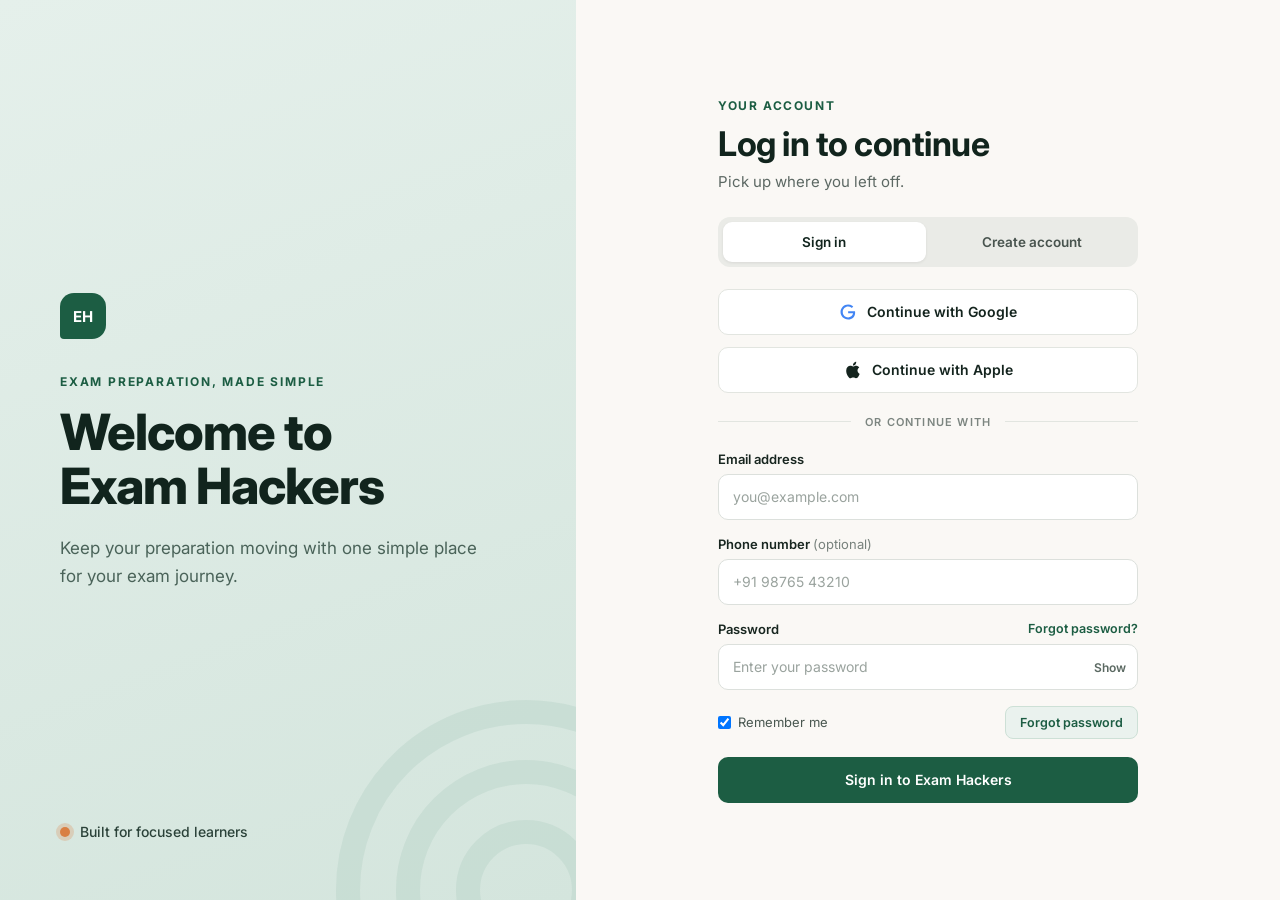
<file: index.html>
<!DOCTYPE html>
<html lang="en">
<head>
    <meta charset="UTF-8">
    <meta name="viewport" content="width=device-width, initial-scale=1.0">
    <title>index</title>
    <script>
      // check if login was done
      function getLoggedInUser() {
        return localStorage.getItem('loggedInUser') || sessionStorage.getItem('loggedInUser');
      }

      // send to login if no user is stored
      function requireLogin() {
        if (!getLoggedInUser()) location.replace('login.html');
      }
      requireLogin();
      // also check after page back/forward
      window.addEventListener('pageshow', requireLogin);
      function logout() {
        localStorage.removeItem('loggedInUser');
        sessionStorage.removeItem('loggedInUser');
        location.replace('login.html');
      }
    </script>
    <link rel="stylesheet" href="indexStyle.css">
</head>

<body>

<!-- main website area -->
<div id="body">

    <!-- menu button -->
    <button id="menu_btn" type="button" title="open sidebar" class="btn">
        <svg viewBox="0 0 25 25" width="25" height="25" stroke-width="2" stroke="currentcolor">
            <line x1="5" x2="19" y1="9" y2="9"/>
            <line x1="5" x2="22" y1="14" y2="14"/>
            <line x1="5" x2="19" y1="19" y2="19"/>
        </svg>
    </button>

    <!-- first line of the heading -->
    <div class="half_head">
        <div class="head_div">
            <span class="letters" id="w1">W</span>
            <span class="letters" id="e1">e</span>
            <span class="letters" id="l1">l</span>
            <span class="letters" id="c1">c</span>
            <span class="letters" id="o1">o</span>
            <span class="letters" id="m1">m</span>
            <span class="letters" id="e2">e</span>
        </div>
        <div class="head_div">
            <span class="letters" id="t1">t</span>
            <span class="letters" id="o2">o</span>
        </div>
        <div class="head_div">
            <span class="letters" id="p1">p</span>
            <span class="letters" id="e3">e</span>
            <span class="letters" id="r1">r</span>
            <span class="letters" id="s1">s</span>
            <span class="letters" id="o3">o</span>
            <span class="letters" id="n1">n</span>
            <span class="letters" id="a1">a</span>
            <span class="letters" id="l2">l</span>
            <span class="letters" id="i1">i</span>
            <span class="letters" id="s2">s</span>
            <span class="letters" id="e4">e</span>
            <span class="letters" id="d1">d</span>
        </div>
    </div>
    <!-- second line -->
    <div class="s_half_head">
        <div class="head_div">
            <span class="letters" id="e5">e</span>
            <span class="letters" id="x1">x</span>
            <span class="letters" id="a2">a</span>
            <span class="letters" id="m2">m</span>
        </div>
        <div class="head_div">
            <span class="letters" id="p2">P</span>
            <span class="letters" id="r2">r</span>
            <span class="letters" id="e6">e</span>
            <span class="letters" id="p3">p</span>
            <span class="letters" id="etc">...</span>
        </div> 
    </div>
    <!-- messages go here -->
    <div id="chat_view"></div>
    <!-- Chatbox -->
    <div id="chatbox" class="full_chat">

        <button id="addbtn" type="button" title="add files and more" class="btn">
            <svg viewBox="0 0 24 24" width="24" height="24" fill="none" stroke="currentcolor">
                <line x1="0" y1="12" x2="24" y2="12" stroke-width="2"/>
                <line x1="12" y1="0" x2="12" y2="24" stroke-width="2"/>
            </svg>
        </button>

        <textarea placeholder="Ask anything" class="ask_holder" id="ask_holder"></textarea>

        <button id="micbtn" type="button" title="dictate" class="btn">
            <svg viewBox="0 0 20 22" width="20" height="22" stroke="currentcolor">
                <line x1="10" x2="10" y1="17" y2="21" stroke-width="1"/>
                <rect x="7" y="3" width="6" height="10" stroke-width="1" rx="3" ry="3"/>
                <path d="M 10 17 A 7 7 0 0 0 17 9"/>
                <path d="M 3 9 A 7 7 0 0 0 10 17"/>
            </svg>
        </button>

        <button id="talkbtn" type="button" title="use voice mode" class="btn">
            <svg viewBox="0 0 20 20" width="20" height="20" stroke-width="2" stroke="currentcolor">
                <line x1="2" x2="2" y1="11" y2="13"/>
                <line x1="6" x2="6" y1="9" y2="15"/>
                <line x1="10" x2="10" y1="5" y2="19"/>
                <line x1="14" x2="14" y1="9" y2="15"/>
                <line x1="18" x2="18" y1="11" y2="13"/>
            </svg>
        </button>
        <button id="sendbtn" type="button" title="send message" class="btn">
            <svg viewBox="0 0 24 24" width="20" height="20" fill="none" stroke="currentcolor" stroke-width="2.5" stroke-linecap="round" stroke-linejoin="round">
                <line x1="12" y1="20" x2="12" y2="5"/>
                <polyline points="5 12 12 5 19 12"/>
            </svg>
        </button>

        <!-- file menu -->
        <div id="add_menu">
            <button type="button" id="add_file" class="menu_item">Upload file</button>
            <button type="button" id="add_image" class="menu_item">Upload image</button>
        </div>
        <div id="file_chips"></div>
        <input type="file" id="file_input" multiple hidden>
    </div>

    <!-- flash card part -->
    <div id="flash_view">

        <div id="f_top">
            <h2 id="f_title">Flash cards</h2>
            <button id="f_close" type="button" title="close" class="btn">
                <svg viewBox="0 0 24 24" width="24" height="24" fill="none" stroke="currentcolor" stroke-width="2" stroke-linecap="round">
                    <line x1="5" y1="5" x2="19" y2="19"/>
                    <line x1="19" y1="5" x2="5" y2="19"/>
                </svg>
            </button>
        </div>

        <form id="f_form">
            <label for="f_subject">Subject</label>
            <select id="f_subject" class="f_input">
                <option value="">Select subject</option>
                <option>Physics</option>
                <option>Chemistry</option>
                <option>Mathematics</option>
                <option>Biology</option>
                <option>English</option>
                <option>Computer Science</option>
                <option>Other</option>
            </select>

            <label for="f_chapter">Chapter</label>
            <input type="text" id="f_chapter" class="f_input" placeholder="e.g. Laws of Motion">

            <label for="f_topic">Topic</label>
            <input type="text" id="f_topic" class="f_input" placeholder="e.g. Newton's second law">

            <label for="f_count">Number of cards</label>
            <select id="f_count" class="f_input">
                <option>5</option>
                <option>10</option>
                <option>15</option>
                <option>20</option>
            </select>

            <button type="submit" id="f_generate">Generate flash cards</button>
        </form>

        <!-- cards will appear here -->
        <div id="card_area">
            <div id="card_scene">
                <div id="card">
                    <div class="card_face card_front" id="card_front"></div>
                    <div class="card_face card_back" id="card_back"></div>
                </div>
            </div>
            <p id="card_hint">Click the card to flip it</p>

            <div id="card_nav">
                <button type="button" id="card_prev" class="nav_btn">&larr; Prev</button>
                <span id="card_count"></span>
                <button type="button" id="card_next" class="nav_btn">Next &rarr;</button>
            </div>
        </div>

    </div>
    <!-- progress page -->
    <div id="progress_view">

        <div id="pr_top">
            <h2 id="pr_title">Track progress</h2>
            <button id="pr_close" type="button" title="close" class="btn">
                <svg viewBox="0 0 24 24" width="24" height="24" fill="none" stroke="currentcolor" stroke-width="2" stroke-linecap="round">
                    <line x1="5" y1="5" x2="19" y2="19"/>
                    <line x1="19" y1="5" x2="5" y2="19"/>
                </svg>
            </button>
        </div>

        <div id="pr_banner">
            <p>This is sample data. Start learning to track your real progress.</p>
            <button type="button" id="pr_start">Start learning</button>
        </div>

        <div id="pr_stats">
            <div class="pr_stat"><span class="pr_num">0</span><span class="pr_label">DAY STREAK</span></div>
            <div class="pr_stat"><span class="pr_num">42</span><span class="pr_label">CARDS DONE</span></div>
            <div class="pr_stat"><span class="pr_num">12.5</span><span class="pr_label">HOURS</span></div>
            <div class="pr_stat"><span class="pr_num">6</span><span class="pr_label">TOPICS</span></div>
        </div>

        <h3 class="pr_head">This week (study hours)</h3>
        <div id="pr_chart">
            <div class="bar_col"><div class="bar" style="height:40%"></div><span>Mon</span></div>
            <div class="bar_col"><div class="bar" style="height:70%"></div><span>Tue</span></div>
            <div class="bar_col"><div class="bar" style="height:55%"></div><span>Wed</span></div>
            <div class="bar_col"><div class="bar" style="height:90%"></div><span>Thu</span></div>
            <div class="bar_col"><div class="bar" style="height:30%"></div><span>Fri</span></div>
            <div class="bar_col"><div class="bar" style="height:65%"></div><span>Sat</span></div>
            <div class="bar_col"><div class="bar" style="height:20%"></div><span>Sun</span></div>
        </div>

        <h3 class="pr_head">Subject progress</h3>
        <div id="pr_subjects">
            <div class="sub_row"><div class="sub_info"><span>Physics</span><span>65%</span></div><div class="sub_track"><div class="sub_fill" style="width:65%"></div></div></div>
            <div class="sub_row"><div class="sub_info"><span>Chemistry</span><span>40%</span></div><div class="sub_track"><div class="sub_fill" style="width:40%"></div></div></div>
            <div class="sub_row"><div class="sub_info"><span>Mathematics</span><span>80%</span></div><div class="sub_track"><div class="sub_fill" style="width:80%"></div></div></div>
            <div class="sub_row"><div class="sub_info"><span>Biology</span><span>25%</span></div><div class="sub_track"><div class="sub_fill" style="width:25%"></div></div></div>
        </div>

    </div>
</div>
<!-- sidebar -->
<div class="sideBar">

    <!-- close button -->
    <button id="close_btn" title="close sidebar" type="button" class="btn">
        <svg viewBox="0 0 25 25" width="25" height="25" stroke-width="2" stroke="currentcolor">
            <line x1="5" x2="19" y1="9" y2="9"/>
            <line x1="5" x2="22" y1="14" y2="14"/>
            <line x1="5" x2="19" y1="19" y2="19"/>
        </svg>
    </button>

    <button id="new_chat" class="btn">
        <svg viewBox="0 0 24 24" width="24" height="24" fill="none" stroke="currentcolor" stroke-width="2" stroke-linecap="round" stroke-linejoin="round">
            <path d="M12 20h9"/>
            <path d="M16.5 3.5a2.1 2.1 0 0 1 3 3L7 19l-4 1 1-4Z"/>
        </svg>
        New chat
    </button>

    <button id="track_progress" class="btn">
        <svg viewBox="0 0 24 24" width="24" height="24" fill="none" stroke="currentcolor" stroke-width="2" stroke-linecap="round">
            <line x1="4" y1="18" x2="4" y2="22"/>
            <line x1="9" y1="12" x2="9" y2="22"/>
            <line x1="14" y1="15" x2="14" y2="22"/>
            <line x1="19" y1="6" x2="19" y2="22"/>
        </svg>
        Track progress
    </button>

    <button id="revision" class="btn" title="generate revision flash card">
        <svg viewBox="0 0 24 24" width="24" height="24" fill="none" stroke="currentcolor" stroke-width="2" stroke-linecap="round" stroke-linejoin="round">
            <rect x="2" y="6" width="15" height="12" rx="2"/>
            <path d="M7 6V4a2 2 0 0 1 2-2h11a2 2 0 0 1 2 2v9a2 2 0 0 1-2 2h-3"/>
        </svg>
        Flash cards
    </button>

    <!-- opens exam settings -->
    <button id="personalize" class="btn" title="Personalized exam preparation">
        <svg viewBox="0 0 24 24" width="24" height="24" fill="none" stroke="currentcolor" stroke-width="2" stroke-linecap="round" stroke-linejoin="round">
            <line x1="4" y1="21" x2="4" y2="14"/>
            <line x1="4" y1="10" x2="4" y2="3"/>
            <line x1="12" y1="21" x2="12" y2="12"/>
            <line x1="12" y1="8" x2="12" y2="3"/>
            <line x1="20" y1="21" x2="20" y2="16"/>
            <line x1="20" y1="12" x2="20" y2="3"/>
            <line x1="1" y1="14" x2="7" y2="14"/>
            <line x1="9" y1="8" x2="15" y2="8"/>
            <line x1="17" y1="16" x2="23" y2="16"/>
        </svg>
        Personalize for your examination
    </button>

    <!-- saved exam details -->
    <div id="exam_box">
        <div id="exam_head">
            <svg viewBox="0 0 24 24" width="22" height="22" fill="none" stroke="currentcolor" stroke-width="2" stroke-linecap="round" stroke-linejoin="round">
                <circle cx="12" cy="12" r="9"/>
                <polyline points="12 7 12 12 15 14"/>
            </svg>
            <span id="exam_name">Target Exam</span>
            <button id="exam_edit" type="button">Edit</button>
        </div>

        <div id="exam_timer">
            <div class="t_unit">
                <span id="t_days" class="t_num">--</span>
                <span class="t_label">DAYS</span>
            </div>
            <span class="t_colon">:</span>
            <div class="t_unit">
                <span id="t_hours" class="t_num">--</span>
                <span class="t_label">HOURS</span>
            </div>
            <span class="t_colon">:</span>
            <div class="t_unit">
                <span id="t_mins" class="t_num">--</span>
                <span class="t_label">MINS</span>
            </div>
        </div>
    </div>

    <label id="chat_history">Chat history</label>
    <div id="history_list"></div>

    <!-- account at bottom -->
    <div id="user_box">
        <span id="user_email" title="signed in as"></span>
        <button id="logout_btn" type="button" title="log out">Log out</button>
    </div>
</div>
<!-- exam settings popup -->
<div id="p_overlay">
    <div id="p_modal">

        <div id="p_top">
            <h2 id="p_title">Personalize for your exam</h2>
            <button id="p_close" type="button" title="close" class="btn">
                <svg viewBox="0 0 24 24" width="24" height="24" fill="none" stroke="currentcolor" stroke-width="2" stroke-linecap="round">
                    <line x1="5" y1="5" x2="19" y2="19"/>
                    <line x1="19" y1="5" x2="5" y2="19"/>
                </svg>
            </button>
        </div>

        <form id="p_form">
            <label for="p_class">Class studying in</label>
            <select id="p_class" class="p_input" required>
                <option value="">Select class</option>
                <option>Class 9</option>
                <option>Class 10</option>
                <option>Class 11</option>
                <option>Class 12</option>
                <option>Dropper</option>
                <option>College / Other</option>
            </select>

            <label for="p_exam">Target exam</label>
            <input type="text" id="p_exam" class="p_input" placeholder="e.g. JEE Main, NEET, Board exams" required>

            <label for="p_date">Date of exam</label>
            <input type="date" id="p_date" class="p_input" required>

            <label for="p_weak">Weak topics / subjects</label>
            <textarea id="p_weak" class="p_input" rows="3" placeholder="e.g. Organic Chemistry, Rotational Motion"></textarea>

            <label for="p_hours">Study hours per day</label>
            <input type="number" id="p_hours" class="p_input" min="1" max="16" placeholder="e.g. 4">

            <label for="p_lang">Preferred explanation language</label>
            <select id="p_lang" class="p_input">
                <option>English</option>
                <option>Hindi</option>
                <option>Hinglish</option>
            </select>

            <div id="p_actions">
                <button type="submit" id="p_save">Save</button>
                <button type="button" id="p_reset">Reset</button>
            </div>
        </form>

    </div>
</div>
<!-- voice mode -->
<div id="v_overlay">
    <div id="v_orb"></div>
    <p id="v_status">Listening...</p>
    <p id="v_text"></p>
    <button type="button" id="v_end">End voice mode</button>
</div>
<script>
// account
document.getElementById('user_email').textContent = getLoggedInUser() || '';

// log out
document.getElementById('logout_btn').addEventListener('click', () => {
  if (confirm('Log out of Personal Tutor?')) logout();
});

// letters in the big heading
const letters = document.querySelectorAll('.letters');

const shake = [
  { transform: 'translate(0px,0px) rotate(0deg)' },
  { transform: 'translate(-12px,0px) rotate(4deg)' },
  { transform: 'translate(12px,0px) rotate(-4deg)' },
  { transform: 'translate(-6px,0px) rotate(2deg)' },
  { transform: 'translate(6px,0px) rotate(-2deg)' },
  { transform: 'translate(0px,0px) rotate(0deg)' }
];

const SHAKE_TIME = 700;
const EXTRA_TIME = 700;

function playShake(el) {
  if (el.isShaking) return;
  el.isShaking = true;
  const anim = el.animate(shake, { duration: SHAKE_TIME, iterations: 1 });
  anim.onfinish = () => {
    el.isShaking = false;
    el.litTimer = setTimeout(() => el.classList.remove('lit'), EXTRA_TIME);
  };
}

window.addEventListener('load', () => letters.forEach(playShake));

letters.forEach(el => {
  el.addEventListener('mouseenter', () => {
    el.classList.add('lit');
    clearTimeout(el.litTimer);
    playShake(el);
  });
});

// sidebar open and close
const menuBtn  = document.getElementById('menu_btn');
const closeBtn = document.getElementById('close_btn');
const sideBar  = document.querySelector('.sideBar');
const bodyDiv  = document.getElementById('body');

menuBtn.addEventListener('click', () => {
  sideBar.classList.remove('closed');
  bodyDiv.classList.remove('sidebar-closed');
});

closeBtn.addEventListener('click', () => {
  sideBar.classList.add('closed');
  bodyDiv.classList.add('sidebar-closed');
});

// make textarea taller when typing
const askBox = document.getElementById('ask_holder');

askBox.addEventListener('input', () => {
  askBox.style.height = 'auto';                                      // reset first
  askBox.style.height = Math.min(askBox.scrollHeight, 200) + 'px';   // fit text, max 200px
});

// personalization popup
const pOverlay = document.getElementById('p_overlay');
const pForm    = document.getElementById('p_form');

const pFields = ['p_class', 'p_exam', 'p_date', 'p_weak', 'p_hours', 'p_lang'];

function getExamProfile() {
  try {
    const saved = JSON.parse(localStorage.getItem('examProfile') || 'null');
    return saved && typeof saved === 'object' ? saved : null;
  } catch (e) {
    return null;
  }
}

document.getElementById('p_date').min = new Date().toISOString().split('T')[0];

function openPopup() {
  const saved = getExamProfile() || {};
  pFields.forEach(id => {
    if (saved[id]) document.getElementById(id).value = saved[id];
  });
  pOverlay.classList.add('open');
}

function closePopup() {
  pOverlay.classList.remove('open');
}

document.getElementById('personalize').addEventListener('click', openPopup);
document.getElementById('p_close').addEventListener('click', closePopup);

pOverlay.addEventListener('click', (e) => {
  if (e.target === pOverlay) closePopup();
});

document.addEventListener('keydown', (e) => {
  if (e.key === 'Escape') closePopup();
});

pForm.addEventListener('submit', (e) => {
  e.preventDefault();                          // stop page reload
  const data = {};
  pFields.forEach(id => {
    data[id] = document.getElementById(id).value.trim();
  });
  localStorage.setItem('examProfile', JSON.stringify(data));
  closePopup();
  refreshSidebar();
});

document.getElementById('p_reset').addEventListener('click', () => {
  if (!confirm('Clear all your exam details?')) return;
  localStorage.removeItem('examProfile');
  pForm.reset();
  refreshSidebar();
  closePopup();
});


// countdown box
const personalizeBtn = document.getElementById('personalize');
const examBox  = document.getElementById('exam_box');
const examName = document.getElementById('exam_name');
const tDays    = document.getElementById('t_days');
const tHours   = document.getElementById('t_hours');
const tMins    = document.getElementById('t_mins');
let countdownTimer;

function pad(n) {
  return String(n).padStart(2, '0');           // 5 becomes "05"
}

function updateCountdown(dateStr) {
  let diff = new Date(dateStr + 'T00:00:00') - new Date();
  if (diff < 0) diff = 0;                      // exam passed: show 00 : 00 : 00

  tDays.textContent  = pad(Math.floor(diff / 86400000));
  tHours.textContent = pad(Math.floor(diff / 3600000) % 24);
  tMins.textContent  = pad(Math.floor(diff / 60000) % 60);
}

function refreshSidebar() {
  const saved = getExamProfile();
  clearInterval(countdownTimer);               // stop any old timer

  if (saved && saved.p_date) {
    personalizeBtn.style.display = 'none';
    examBox.style.display = 'block';
    examName.textContent = saved.p_exam;
    updateCountdown(saved.p_date);
    countdownTimer = setInterval(() => updateCountdown(saved.p_date), 30000);
  } else {
    personalizeBtn.style.display = '';
    examBox.style.display = 'none';
  }
}

document.getElementById('exam_edit').addEventListener('click', openPopup);

refreshSidebar();

// flash cards
const fForm     = document.getElementById('f_form');
const cardArea  = document.getElementById('card_area');
const cardEl    = document.getElementById('card');
const cardFront = document.getElementById('card_front');
const cardBack  = document.getElementById('card_back');
const cardCount = document.getElementById('card_count');

let cards = [];
let cardIndex = 0;

function showView(view) {
  bodyDiv.classList.remove('show-flash', 'show-progress', 'show-chat');
  if (view) bodyDiv.classList.add('show-' + view);
  else if (currentChatId) bodyDiv.classList.add('show-chat');   // closing a page returns to the chat
}

document.getElementById('revision').addEventListener('click', () => showView('flash'));
document.getElementById('f_close').addEventListener('click', () => showView(null));

document.getElementById('new_chat').addEventListener('click', newChat);

document.getElementById('track_progress').addEventListener('click', () => showView('progress'));
document.getElementById('pr_close').addEventListener('click', () => showView(null));
document.getElementById('pr_start').addEventListener('click', () => {
  showView(null);
  askBox.focus();
});

// sample cards for now
async function generateCards(subject, chapter, topic, count) {
  const about = topic || chapter || subject;
  return Array.from({ length: count }, (_, i) => ({
    q: 'Sample question ' + (i + 1) + ' about ' + about,
    a: 'Sample answer ' + (i + 1) + ' (' + subject + ')'
  }));
}

function showCard() {
  cardEl.classList.remove('flipped');          // always start on the front
  setTimeout(() => {                           // wait for the flip back, then swap text
    cardFront.textContent = cards[cardIndex].q;
    cardBack.textContent  = cards[cardIndex].a;
  }, 200);
  cardCount.textContent = (cardIndex + 1) + ' / ' + cards.length;
}

fForm.addEventListener('submit', async (e) => {
  e.preventDefault();

  const subject = document.getElementById('f_subject').value;
  const chapter = document.getElementById('f_chapter').value.trim();
  const topic   = document.getElementById('f_topic').value.trim();
  const count   = Number(document.getElementById('f_count').value);

  if (!subject && !chapter && !topic) {
    alert('Please select a subject or enter a chapter / topic.');
    return;
  }

  const btn = document.getElementById('f_generate');
  btn.textContent = 'Generating...';
  btn.disabled = true;

  cards = await generateCards(subject || 'General', chapter, topic, count);
  cardIndex = 0;
  cardArea.style.display = 'block';
  showCard();

  btn.textContent = 'Generate flash cards';
  btn.disabled = false;
});

document.getElementById('card_scene').addEventListener('click', () => {
  cardEl.classList.toggle('flipped');
});

document.getElementById('card_next').addEventListener('click', () => {
  cardIndex = (cardIndex + 1) % cards.length;
  showCard();
});
document.getElementById('card_prev').addEventListener('click', () => {
  cardIndex = (cardIndex - 1 + cards.length) % cards.length;
  showCard();
});
// chat
const chatView    = document.getElementById('chat_view');
const historyList = document.getElementById('history_list');

let chats = [];
try { chats = JSON.parse(localStorage.getItem('chats') || '[]'); } catch (e) { chats = []; }

let currentChatId = null;
let busy = false;

function saveChats() {
  localStorage.setItem('chats', JSON.stringify(chats));
}

function renderHistory() {
  historyList.innerHTML = '';

  if (chats.length === 0) {
    const empty = document.createElement('div');
    empty.id = 'history_empty';
    empty.textContent = 'No chats yet';
    historyList.appendChild(empty);
    return;
  }

  chats.forEach(chat => {                      // newest chats are first in the array
    const item  = document.createElement('div');
    item.className = 'h_item' + (chat.id === currentChatId ? ' active' : '');

    const title = document.createElement('span');
    title.className = 'h_title';
    title.textContent = chat.title;

    const del = document.createElement('button');
    del.type = 'button';
    del.className = 'h_del';
    del.title = 'delete chat';
    del.textContent = '×';

    item.append(title, del);
    item.addEventListener('click', () => openChat(chat.id));
    del.addEventListener('click', (e) => {
      e.stopPropagation();                     // don't also open the chat
      deleteChat(chat.id);
    });
    historyList.appendChild(item);
  });
}

function addMessage(role, text) {
  const el = document.createElement('div');
  el.className = 'msg ' + role;
  el.textContent = text;                       // textContent keeps user text safe
  chatView.appendChild(el);
  chatView.scrollTop = chatView.scrollHeight;
  return el;
}

function addThinking() {
  const el = document.createElement('div');
  el.className = 'msg bot thinking';
  el.innerHTML = 'Thinking <span class="dots"><span></span><span></span><span></span></span>';
  chatView.appendChild(el);
  chatView.scrollTop = chatView.scrollHeight;
  return el;
}

function getReply(chat) {
  const isFirst = chat.messages.length === 1;  // only the user's first message so far
  if (isFirst) {
    const p = getExamProfile();
    const forExam = (p && p.p_exam) ? ' for ' + p.p_exam : '';
    return "I am here to help you. Let's start your preparation" + forExam + "! What would you like to study first?";
  }
  return "Got it! Real answers will show up here once the AI is connected.";
}

function openChat(id) {
  const chat = chats.find(c => c.id === id);
  if (!chat) return;
  currentChatId = id;
  chatView.innerHTML = '';
  chat.messages.forEach(m => addMessage(m.role, m.text));
  showView('chat');
  renderHistory();
}

function newChat() {
  currentChatId = null;
  chatView.innerHTML = '';
  showView(null);
  askBox.value = '';
  askBox.style.height = 'auto';
  stopDictation();
  attached = [];
  renderChips();
  updateSendState();
  fForm.reset();
  cardArea.style.display = 'none';
  cards = [];
  cardIndex = 0;
  renderHistory();
  askBox.focus();
}

function deleteChat(id) {
  if (!confirm('Delete this chat?')) return;
  chats = chats.filter(c => c.id !== id);
  saveChats();
  if (id === currentChatId) newChat();
  else renderHistory();
}

function sendMessage(textOverride, onDone) {
  stopDictation();                             // cancel voice typing if it is on

  const fromVoice = typeof textOverride === 'string';
  const typed = (fromVoice ? textOverride : askBox.value).trim();
  const names = attached.map(f => f.name);
  if ((!typed && names.length === 0) || busy) return;
  busy = true;

  let text = typed;
  if (names.length) text += (text ? '\n' : '') + '📎 ' + names.join(', ');

  // first message of a new chat: create it
  let chat = chats.find(c => c.id === currentChatId);
  if (!chat) {
    chat = {
      id: Date.now().toString(),
      title: text.length > 35 ? text.slice(0, 35) + '…' : text,
      messages: []
    };
    chats.unshift(chat);
    currentChatId = chat.id;
    chatView.innerHTML = '';
  }

  chat.messages.push({ role: 'user', text: text });
  saveChats();
  showView('chat');
  addMessage('user', text);
  renderHistory();

  if (!fromVoice) {                            // voice mode keeps whatever is typed
    askBox.value = '';
    askBox.style.height = 'auto';
  }
  attached = [];
  renderChips();
  updateSendState();

  const thinking = addThinking();
  const chatId = chat.id;

  setTimeout(() => {                           // "thinks" for 1 to 2 seconds
    thinking.remove();
    const reply = getReply(chat);
    chat.messages.push({ role: 'bot', text: reply });
    saveChats();
    if (currentChatId === chatId) addMessage('bot', reply);
    busy = false;
    if (onDone) onDone(reply);                 // voice mode uses this to speak the reply
  }, 1000 + Math.random() * 1000);
}
askBox.addEventListener('keydown', (e) => {
  if (e.key === 'Enter' && !e.shiftKey) {
    e.preventDefault();
    sendMessage();
  }
});

renderHistory();
// buttons below the chat
const chatboxEl = document.getElementById('chatbox');
const sendBtn   = document.getElementById('sendbtn');
const micBtn    = document.getElementById('micbtn');
const talkBtn   = document.getElementById('talkbtn');
const addBtn    = document.getElementById('addbtn');
const addMenu   = document.getElementById('add_menu');
const fileChips = document.getElementById('file_chips');
const fileInput = document.getElementById('file_input');

// files picked with the + button (File objects, max 5). Only their names are sent for now.
let attached = [];

function updateSendState() {
  const has = askBox.value.trim() !== '' || attached.length > 0;
  chatboxEl.classList.toggle('has-text', has);   // swaps voice button for send button
}
askBox.addEventListener('input', updateSendState);
sendBtn.addEventListener('click', () => sendMessage());

function renderChips() {
  fileChips.innerHTML = '';
  attached.forEach((f, i) => {
    const chip = document.createElement('div');
    chip.className = 'chip';

    const name = document.createElement('span');
    name.textContent = f.name;

    const x = document.createElement('button');
    x.type = 'button';
    x.title = 'remove';
    x.textContent = '×';
    x.addEventListener('click', () => {
      attached.splice(i, 1);
      renderChips();
      updateSendState();
    });

    chip.append(name, x);
    fileChips.appendChild(chip);
  });
}

function closeAddMenu() {
  addMenu.classList.remove('open');
}

addBtn.addEventListener('click', (e) => {
  e.stopPropagation();
  if (addMenu.classList.contains('open')) { closeAddMenu(); return; }
  const lift = fileChips.offsetHeight ? fileChips.offsetHeight + 12 : 6;
  addMenu.style.bottom = 'calc(100% + ' + lift + 'px)';
  addMenu.classList.add('open');
});
document.addEventListener('click', closeAddMenu);

function pickFiles(accept) {
  fileInput.accept = accept;
  fileInput.click();
  closeAddMenu();
}
document.getElementById('add_file').addEventListener('click', () => pickFiles(''));
document.getElementById('add_image').addEventListener('click', () => pickFiles('image/*'));

fileInput.addEventListener('change', () => {
  Array.from(fileInput.files).forEach(f => {
    const dup = attached.some(a => a.name === f.name && a.size === f.size);
    if (!dup && attached.length < 5) attached.push(f);      // max 5 files
  });
  fileInput.value = '';                        // lets you pick the same file again
  renderChips();
  updateSendState();
});

const SR = window.SpeechRecognition || window.webkitSpeechRecognition;

function speechLang() {
  const p = getExamProfile();
  return (p && p.p_lang === 'Hindi') ? 'hi-IN' : 'en-IN';
}

function noSpeechSupport() {
  alert('Voice is not supported in this browser. Please use Chrome or Edge.');
}

let dictRec = null;
let dictating = false;

function startDictation() {
  if (!SR) { noSpeechSupport(); return; }
  if (voiceActive) return;
  const base = askBox.value.trim();            // keep what was already typed

  dictRec = new SR();
  dictRec.lang = speechLang();
  dictRec.continuous = true;
  dictRec.interimResults = true;

  dictRec.onresult = (e) => {
    let t = '';
    for (let i = 0; i < e.results.length; i++) t += e.results[i][0].transcript;
    askBox.value = base ? base + ' ' + t : t;
    askBox.dispatchEvent(new Event('input'));  // resize box + show send button
  };
  dictRec.onerror = (e) => {
    if (e.error === 'not-allowed' || e.error === 'service-not-allowed') {
      alert('Microphone access is blocked. Allow it in your browser settings.');
    }
  };
  dictRec.onend = () => {
    dictating = false;
    micBtn.classList.remove('listening');
  };

  dictRec.start();
  dictating = true;
  micBtn.classList.add('listening');
}

function stopDictation() {
  if (dictRec && dictating) {
    dictRec.onresult = null;
    dictRec.abort();
  }
}

micBtn.addEventListener('click', () => {
  if (dictating) dictRec.stop();               // stop but keep the text
  else startDictation();
});

// voice mode
const vOverlay = document.getElementById('v_overlay');
const vStatus  = document.getElementById('v_status');
const vText    = document.getElementById('v_text');
let voiceActive = false;
let voiceRec = null;

function setVoiceState(state, msg) {
  vOverlay.classList.remove('listening', 'speaking');
  if (state === 'listening' || state === 'speaking') vOverlay.classList.add(state);
  vStatus.textContent = msg;
}

function startVoice() {
  if (!SR) { noSpeechSupport(); return; }
  stopDictation();
  voiceActive = true;
  vText.textContent = '';
  vOverlay.classList.add('open');
  voiceListen();
}

function voiceListen() {
  if (!voiceActive) return;
  setVoiceState('listening', 'Listening...');
  let finalText = '';

  voiceRec = new SR();
  voiceRec.lang = speechLang();
  voiceRec.continuous = false;
  voiceRec.interimResults = true;

  voiceRec.onresult = (e) => {
    let t = '';
    for (let i = 0; i < e.results.length; i++) t += e.results[i][0].transcript;
    vText.textContent = t;
    if (e.results[e.results.length - 1].isFinal) finalText = t;
  };
  voiceRec.onerror = (e) => {
    if (e.error === 'no-speech' || e.error === 'aborted') return;   // onend will retry
    if (e.error === 'not-allowed' || e.error === 'service-not-allowed') {
      alert('Microphone access is blocked. Allow it in your browser settings.');
    } else {
      alert('Voice mode stopped (' + e.error + ').');
    }
    endVoice();
  };
  voiceRec.onend = () => {
    if (!voiceActive) return;
    if (finalText.trim()) voiceReply(finalText.trim());
    else setTimeout(voiceListen, 300);         // heard nothing: listen again
  };

  voiceRec.start();
}

function voiceReply(text) {
  if (busy) { setTimeout(voiceListen, 300); return; }
  setVoiceState('thinking', 'Thinking...');
  vText.textContent = text;
  sendMessage(text, (reply) => {
    if (!voiceActive) return;
    vText.textContent = reply;
    speak(reply, voiceListen);
  });
}

function speak(text, done) {
  if (!('speechSynthesis' in window)) { setTimeout(done, 2000); return; }
  speechSynthesis.cancel();
  const u = new SpeechSynthesisUtterance(text);
  u.lang = speechLang();
  u.onend = u.onerror = () => { if (voiceActive) done(); };
  setVoiceState('speaking', 'Speaking...');
  speechSynthesis.speak(u);
}

function endVoice() {
  voiceActive = false;
  if (voiceRec) voiceRec.abort();
  if ('speechSynthesis' in window) speechSynthesis.cancel();
  vOverlay.classList.remove('open', 'listening', 'speaking');
}

talkBtn.addEventListener('click', startVoice);
document.getElementById('v_end').addEventListener('click', endVoice);
document.addEventListener('keydown', (e) => {
  if (e.key === 'Escape') {
    closeAddMenu();
    if (voiceActive) endVoice();
  }
});
</script>

</body>
</html>
</file>
<file: indexStyle.css>
/* general page styles */
body{
    margin:0;
    font-family:Arial, Helvetica, sans-serif;
    color:black;
}
button, input, select, textarea{
    font-family:inherit;    
}       
:root{
    --box-h:50px;                   
    --grey:rgba(0, 0, 0, 0.1);    
}


/* heading */
.half_head,
.s_half_head{
    display:flex;
    flex-wrap:wrap;
    justify-content:center;
    gap:0 20px;
    width:100%;
    padding:0 16px;
    box-sizing:border-box;
    font-family:'Times New Roman', Times, serif;
    font-size:clamp(50px, 5vw, 100px);
    font-weight:bolder;
    text-align:center;
}
.half_head{
    margin-top:10%;
}
.head_div{
    display:flex;
}

/* colours for each letter */
.letters.lit{
    -webkit-background-clip:text;
    background-clip:text;
    color:transparent;
}
#w1.lit{ background-image:linear-gradient(45deg, red, yellow); }
#e1.lit{ background-image:linear-gradient(45deg, rgb(0,255,0), blue); }
#l1.lit{ background-image:linear-gradient(45deg, red, blue); }
#c1.lit{ background-image:linear-gradient(45deg, rgb(75,70,70), rgb(250,2,2)); }
#o1.lit{ background-image:linear-gradient(45deg, rgb(237,0,162), rgb(94,0,94)); }
#m1.lit{ background-image:linear-gradient(45deg, rgb(0,255,217), black); }
#e2.lit{ background-image:linear-gradient(45deg, rgb(195,255,0), rgb(221,0,255)); }

#t1.lit{ background-image:linear-gradient(45deg, rgb(0,255,213), rgb(0,0,255)); }
#o2.lit{ background-image:linear-gradient(45deg, rgb(0,255,242), rgb(255,0,0)); }
#p1.lit{ background-image:linear-gradient(45deg, rgb(0,255,217), rgba(255,0,0,0.636)); }
#e3.lit{ background-image:linear-gradient(45deg, rgb(0,255,191), black); }
#r1.lit{ background-image:linear-gradient(45deg, rgb(0,255,128), rgb(19,19,39)); }

#s1.lit{ background-image:linear-gradient(45deg, rgb(0,255,0), rgb(253,0,0)); }
#o3.lit{ background-image:linear-gradient(45deg, rgb(115,255,0), rgb(251,7,7)); }
#n1.lit{ background-image:linear-gradient(45deg, rgb(246,255,0), rgb(161,3,3)); }
#a1.lit{ background-image:linear-gradient(45deg, rgb(255,238,0), rgb(255,2,2)); }
#l2.lit{ background-image:linear-gradient(45deg, rgb(255,0,0), rgb(255,221,0)); }
#i1.lit{ background-image:linear-gradient(45deg, rgb(255,55,0), rgb(195,255,0)); }
#s2.lit{ background-image:linear-gradient(45deg, rgb(255,94,0), rgb(0,255,38)); }
#e4.lit{ background-image:linear-gradient(45deg, rgb(9,255,0), rgb(242,0,255)); }
/* these letters share one gradient */


#d1.lit, #e5.lit, #x1.lit, #a2.lit, #m2.lit,
#p2.lit, #r2.lit, #e6.lit, #p3.lit, #etc.lit{
    background-image:linear-gradient(45deg, rgb(9,255,0), rgb(242,0,255), rgb(204,0,255));


}


/* buttons */
.btn{
    display:flex;
    background:none;
    border:none;
    border-radius:7px;
    cursor:pointer;
}


/* main page */
#body{
    display:flex;
    flex-direction:column;
    align-items:center;
    min-height:100vh;
    box-sizing:border-box;
    margin-left:300px;                   /* space for the sidebar */
    transition:margin-left 0.3s ease;
}
#body.sidebar-closed{
    margin-left:0;
}
#body.sidebar-closed #menu_btn{
    display:flex;
}

/* menu button */
#menu_btn{
    position:fixed;
    top:15px;
    left:15px;
    z-index:90;
    display:none;
    padding:6px;
    border-radius:10px;
}
#menu_btn:hover{
    background-color:var(--grey);
}


/* text box */
#chatbox{
    display:flex;
    align-items:flex-end;
    gap:2%;
    width:60%;
    min-height:var(--box-h);
    margin-top:auto;                    
    margin-bottom:10px;
    border:solid 1px black;
    border-radius:15px;
    background:var(--grey);
    transition:width 0.3s ease;
}
#ask_holder{
    flex:1;
    min-height:calc(var(--box-h) - 5px);
    max-height:200px;
    background:none;
    border:none;
    outline:none;
    resize:none;
    overflow-y:auto;
    font-size:15px;
}
#addbtn{
    width:25px;
    height:27px;
    margin-left:3px;
    margin-bottom:3px;
    padding-top:4px;
    padding-left:2.5px;
}
#addbtn svg{
    width:20px;
    height:20px;
}
#micbtn{
    margin-bottom:1px;
    margin-right:4px;
}
#talkbtn{
    margin-bottom:3px;
    margin-right:6px;
}
#addbtn:hover,
#micbtn:hover,
#talkbtn:hover{
    background-color:var(--grey);
}

/* small screen changes */
@media (max-width:1200px){
    :root{ --box-h:60px; }
    #chatbox{ width:75%; }
}
@media (max-width:900px){
    :root{ --box-h:75px; }
    #chatbox{ width:88%; }
}
@media (max-width:600px){
    :root{ --box-h:95px; }
    #chatbox{ width:94%; }
}


/* sidebar */
.sideBar{
    display:flex;
    flex-direction:column;
    position:fixed;
    top:0;
    left:0;
    width:300px;
    height:100vh;
    overflow-y:auto;
    box-sizing:border-box;
    z-index:100;
    background-color:#e8e8e8;           
    border:2px rgba(95, 94, 94, 0.1) solid;
    transition:transform 0.3s ease;
}
.sideBar.closed{
    transform:translateX(-100%);
}

#close_btn{
    align-self:flex-start;
    margin:10px;
    padding:6px;
}
#close_btn:hover{
    background-color:var(--grey);
}

/* New chat, Track progress, Flash cards, Personalize */
.sideBar .btn:not(#close_btn){
    align-items:center;
    gap:10px;
    margin:4px 10px;
    padding:10px 14px;
    border-radius:10px;
    font-size:16px;
    font-weight:500;
    text-align:left;
    transition:background-color 0.2s ease, transform 0.15s ease;
}
.sideBar .btn:not(#close_btn):hover{
    background-color:var(--grey);
    transform:translateX(4px);
}
.sideBar .btn:not(#close_btn):active{
    background-color:rgba(0, 0, 0, 0.18);
}
.sideBar .btn svg{
    flex-shrink:0;                     
}

#chat_history{
    margin-top:20px;
    font-size:25px;
    font-weight:500;
    text-align:center;
}


/* exam countdown */
#exam_box{
    display:none;                     
    margin:12px 10px;
    padding:14px;
    border:solid 1px black;
    border-radius:15px;
    background:var(--grey);
}
#exam_head{
    display:flex;
    align-items:center;
    gap:8px;
}
#exam_name{
    font-size:15px;
    font-weight:600;
    overflow:hidden;
    text-overflow:ellipsis;
    white-space:nowrap;
}
#exam_edit{
    margin-left:auto;
    padding:4px 12px;
    border:solid 1px black;
    border-radius:8px;
    background:white;
    font-size:13px;
    cursor:pointer;
}
#exam_edit:hover{
    background:var(--grey);
}
#exam_timer{
    display:flex;
    justify-content:center;
    align-items:flex-start;
    gap:10px;
    margin-top:18px;
}
.t_unit{
    display:flex;
    flex-direction:column;
    align-items:center;
    min-width:50px;
}
.t_num{
    font-size:28px;
    font-weight:bolder;
}
.t_label{
    margin-top:4px;
    font-size:11px;
    letter-spacing:1px;
    color:#555;
}
.t_colon{
    padding-top:2px;
    font-size:24px;
    font-weight:bolder;
    color:#555;
}


/* exam popup */
#p_overlay{
    display:none;                        
    position:fixed;
    top:0;
    left:0;
    width:100%;
    height:100%;
    align-items:center;
    justify-content:center;
    z-index:200;                         
    background:rgba(0, 0, 0, 0.4);
}
#p_overlay.open{
    display:flex;
}
#p_modal{
    width:min(90%, 450px);
    max-height:90vh;
    overflow-y:auto;
    box-sizing:border-box;
    padding:22px;
    border:solid 1px black;
    border-radius:15px;
    background:white;
}
#p_top{
    display:flex;
    justify-content:space-between;
    align-items:center;
    margin-bottom:6px;
}
#p_title{
    margin:0;
    font-family:'Times New Roman', Times, serif;
    font-size:24px;
}
#p_close{
    padding:6px;
}
#p_close:hover{
    background-color:var(--grey);
}
#p_form label{
    display:block;
    margin:16px 0 6px 0;
    font-size:16px;
    font-weight:600;
}
.p_input{
    width:100%;
    box-sizing:border-box;
    padding:10px 12px;
    border:solid 1px black;
    border-radius:10px;
    background:var(--grey);
    font-size:16px;
    resize:none;
    outline:none;
}
#p_actions{
    display:flex;
    gap:12px;
    margin-top:24px;
}
#p_save, #p_reset{
    flex:1;
    padding:11px;
    border:solid 1px black;
    border-radius:10px;
    font-size:16px;
    cursor:pointer;
}
#p_save{
    background:black;
    color:white;
}
#p_save:hover{
    background:#333;
}
#p_reset{
    background:white;
    color:black;
}
#p_reset:hover{
    background:var(--grey);
}


/* flash cards */

#body.show-flash .half_head,
#body.show-flash .s_half_head,
#body.show-flash #chatbox,
#body.show-progress .half_head,
#body.show-progress .s_half_head,
#body.show-progress #chatbox{
    display:none;
}

#flash_view{
    display:none;                     
    flex-direction:column;
    width:min(90%, 600px);
    margin-top:30px;
    padding-bottom:40px;
}
#body.show-flash #flash_view{
    display:flex;
}

#f_top{
    display:flex;
    justify-content:space-between;
    align-items:center;
}
#f_title{
    margin:0;
    font-family:'Times New Roman', Times, serif;
    font-size:32px;
}
#f_close{
    padding:6px;
}
#f_close:hover{
    background-color:var(--grey);
}

#f_form label{
    display:block;
    margin:16px 0 6px 0;
    font-size:16px;
    font-weight:600;
}
.f_input{
    width:100%;
    box-sizing:border-box;
    padding:10px 12px;
    border:solid 1px black;
    border-radius:10px;
    background:var(--grey);
    font-size:16px;
    outline:none;
}
#f_generate{
    width:100%;
    margin-top:24px;
    padding:12px;
    border:solid 1px black;
    border-radius:10px;
    background:black;
    color:white;
    font-size:16px;
    cursor:pointer;
}
#f_generate:hover{
    background:#333;
}
#f_generate:disabled{
    background:#777;
    cursor:wait;
}

/* the flip card */
#card_area{
    display:none;                       
    margin-top:32px;
}
#card_scene{
    height:230px;
    perspective:1000px;
    cursor:pointer;
}
#card{
    position:relative;
    width:100%;
    height:100%;
    transform-style:preserve-3d;
    transition:transform 0.5s ease;
}
#card.flipped{
    transform:rotateY(180deg);
}
.card_face{
    position:absolute;
    top:0;
    left:0;
    width:100%;
    height:100%;
    display:flex;
    align-items:center;
    justify-content:center;
    box-sizing:border-box;
    padding:24px;
    overflow-y:auto;
    border:solid 1px black;
    border-radius:15px;
    font-size:20px;
    line-height:1.4;
    text-align:center;
    backface-visibility:hidden;
    -webkit-backface-visibility:hidden;
}
.card_front{
    background:var(--grey);
}
.card_back{
    background:white;
    transform:rotateY(180deg);
}
#card_hint{
    margin:10px 0 0 0;
    font-size:13px;
    color:#555;
    text-align:center;
}
#card_nav{
    display:flex;
    justify-content:space-between;
    align-items:center;
    margin-top:20px;
}
.nav_btn{
    padding:9px 20px;
    border:solid 1px black;
    border-radius:10px;
    background:white;
    font-size:15px;
    cursor:pointer;
}
.nav_btn:hover{
    background:var(--grey);
}
#card_count{
    font-size:15px;
    font-weight:600;
}
/* progress page */
#progress_view{
    display:none;                    
    flex-direction:column;
    width:min(90%, 600px);
    margin-top:30px;
    padding-bottom:40px;
}
#body.show-progress #progress_view{
    display:flex;
}

#pr_top{
    display:flex;
    justify-content:space-between;
    align-items:center;
}
#pr_title{
    margin:0;
    font-family:'Times New Roman', Times, serif;
    font-size:32px;
}
#pr_close{
    padding:6px;
}
#pr_close:hover{
    background-color:var(--grey);
}

/* "start learning" banner */
#pr_banner{
    display:flex;
    flex-wrap:wrap;
    align-items:center;
    justify-content:space-between;
    gap:12px;
    margin-top:20px;
    padding:14px 16px;
    border:solid 1px black;
    border-radius:15px;
    background:var(--grey);
}
#pr_banner p{
    margin:0;
    font-size:15px;
}
#pr_start{
    padding:9px 20px;
    border:solid 1px black;
    border-radius:10px;
    background:black;
    color:white;
    font-size:15px;
    cursor:pointer;
}
#pr_start:hover{
    background:#333;
}

/* stat boxes */
#pr_stats{
    display:grid;
    grid-template-columns:repeat(auto-fit, minmax(120px, 1fr));
    gap:12px;
    margin-top:20px;
}
.pr_stat{
    display:flex;
    flex-direction:column;
    align-items:center;
    padding:16px 8px;
    border:solid 1px black;
    border-radius:15px;
    background:var(--grey);
}
.pr_num{
    font-size:28px;
    font-weight:bolder;
}
.pr_label{
    margin-top:4px;
    font-size:11px;
    letter-spacing:1px;
    color:#555;
}

.pr_head{
    margin:28px 0 12px 0;
    font-size:18px;
    font-weight:600;
}

/* weekly bar chart */
#pr_chart{
    display:flex;
    align-items:flex-end;
    justify-content:space-between;
    gap:10px;
    height:180px;
    padding:16px;
    border:solid 1px black;
    border-radius:15px;
    background:var(--grey);
}
.bar_col{
    flex:1;
    display:flex;
    flex-direction:column;
    justify-content:flex-end;
    align-items:center;
    height:100%;
}
.bar{
    width:100%;
    max-width:36px;
    border-radius:6px 6px 0 0;
    background:black;
}
.bar_col span{
    margin-top:6px;
    font-size:12px;
    color:#555;
}

/* subject progress bars */
#pr_subjects{
    display:flex;
    flex-direction:column;
    gap:14px;
    padding:16px;
    border:solid 1px black;
    border-radius:15px;
    background:var(--grey);
}
.sub_info{
    display:flex;
    justify-content:space-between;
    margin-bottom:6px;
    font-size:15px;
    font-weight:600;
}
.sub_track{
    height:10px;
    border-radius:5px;
    background:white;
    border:solid 1px black;
    overflow:hidden;
}
.sub_fill{
    height:100%;
    background:black;
}
/* chat and history */

#body.show-chat{
    height:100vh;
}
#body.show-chat .half_head,
#body.show-chat .s_half_head{
    display:none;
}
#chat_view{
    display:none;
    flex:1;
    min-height:0;                       
    flex-direction:column;
    width:60%;
    padding:20px 0;
    box-sizing:border-box;
    overflow-y:auto;
}
#body.show-chat #chat_view{
    display:flex;
}

/* same widths as the chatbox on smaller screens */
@media (max-width:1200px){ #chat_view{ width:75%; } }
@media (max-width:900px){  #chat_view{ width:88%; } }
@media (max-width:600px){  #chat_view{ width:94%; } }

/* message bubbles */
.msg{
    max-width:80%;
    margin:8px 0;
    padding:10px 14px;
    border:solid 1px black;
    border-radius:15px;
    font-size:16px;
    line-height:1.5;
    white-space:pre-wrap;
    overflow-wrap:anywhere;
}
.msg.user{
    align-self:flex-end;
    background:var(--grey);
}
.msg.bot{
    align-self:flex-start;
    background:white;
}

/* "Thinking..." dots */
.thinking{
    color:#555;
}
.dots span{
    display:inline-block;
    width:7px;
    height:7px;
    margin:0 2px;
    border-radius:50%;
    background:black;
    animation:blink 1s infinite;
}
.dots span:nth-child(2){ animation-delay:0.2s; }
.dots span:nth-child(3){ animation-delay:0.4s; }
@keyframes blink{
    0%, 80%, 100%{ opacity:0.2; }
    40%{ opacity:1; }
}

/* sidebar history list */
#history_list{
    display:flex;
    flex-direction:column;
    gap:2px;
    margin:10px 10px 20px 10px;
}
.h_item{
    display:flex;
    align-items:center;
    justify-content:space-between;
    gap:8px;
    padding:9px 12px;
    border-radius:10px;
    font-size:15px;
    cursor:pointer;
    transition:background-color 0.2s ease;
}
.h_item:hover{
    background-color:var(--grey);
}
.h_item.active{
    background-color:rgba(0, 0, 0, 0.18);
    font-weight:600;
}
.h_title{
    overflow:hidden;
    text-overflow:ellipsis;
    white-space:nowrap;
}
.h_del{
    flex-shrink:0;
    width:24px;
    height:24px;
    border:none;
    border-radius:6px;
    background:none;
    font-size:18px;
    line-height:1;
    cursor:pointer;
    visibility:hidden;                  
}
.h_item:hover .h_del{
    visibility:visible;
}
.h_del:hover{
    background:rgba(0, 0, 0, 0.15);
}
#history_empty{
    padding:8px;
    font-size:14px;
    color:#555;
    text-align:center;
}
/* chat buttons and voice */

#chatbox{
    position:relative;                  
}

/* send button replaces the voice button when there is something to send */
#sendbtn{
    display:none;
    margin-bottom:3px;
    margin-right:6px;
    padding:4px;
    border-radius:50%;
    background:black;
    color:white;
}
#sendbtn:hover{
    background:#333;
}
#chatbox.has-text #talkbtn{
    display:none;
}
#chatbox.has-text #sendbtn{
    display:flex;
}

/* mic is red while listening */
#micbtn.listening{
    background:#d32f2f;
    color:white;
    animation:micpulse 1.2s ease-in-out infinite;
}
@keyframes micpulse{
    0%, 100%{ opacity:1; }
    50%{ opacity:0.6; }
}

/* + menu */
#add_menu{
    display:none;
    position:absolute;
    left:0;
    bottom:calc(100% + 6px);
    min-width:180px;
    padding:6px;
    border:solid 1px black;
    border-radius:12px;
    background:white;
    z-index:50;
}
#add_menu.open{
    display:flex;
    flex-direction:column;
}
.menu_item{
    padding:9px 12px;
    border:none;
    border-radius:8px;
    background:none;
    font-size:15px;
    text-align:left;
    cursor:pointer;
}
.menu_item:hover{
    background:var(--grey);
}

/* attached file chips */
#file_chips{
    position:absolute;
    left:0;
    bottom:calc(100% + 6px);
    display:flex;
    flex-wrap:wrap;
    gap:6px;
    max-width:100%;
}
#file_chips:empty{
    display:none;
}
.chip{
    display:flex;
    align-items:center;
    gap:6px;
    max-width:200px;
    padding:5px 6px 5px 10px;
    border:solid 1px black;
    border-radius:10px;
    background:white;
    font-size:13px;
}
.chip span{
    overflow:hidden;
    text-overflow:ellipsis;
    white-space:nowrap;
}
.chip button{
    border:none;
    border-radius:6px;
    background:none;
    font-size:16px;
    line-height:1;
    cursor:pointer;
}
.chip button:hover{
    background:var(--grey);
}

/* voice mode screen */
#v_overlay{
    display:none;
    position:fixed;
    top:0;
    left:0;
    width:100%;
    height:100%;
    flex-direction:column;
    align-items:center;
    justify-content:center;
    gap:20px;
    padding:20px;
    box-sizing:border-box;
    background:white;
    text-align:center;
    z-index:300;                        
}
#v_overlay.open{
    display:flex;
}
#v_orb{
    width:140px;
    height:140px;
    border:solid 1px black;
    border-radius:50%;
    background:var(--grey);
}
#v_overlay.listening #v_orb{
    animation:orb 1.4s ease-in-out infinite;
}
#v_overlay.speaking #v_orb{
    background:black;
    animation:orb 0.8s ease-in-out infinite;
}

@keyframes orb{
    0%, 100%{ transform:scale(1); }
    50%{ transform:scale(1.15); }


}
#v_status{
    margin:0;
    font-family:'Times New Roman', Times, serif;
    font-size:28px;
    font-weight:bolder;
}
#v_text{
    margin:0;
    max-width:600px;
    max-height:30vh;
    overflow-y:auto;
    font-size:16px;
    color:#555;
}
#v_end{
    margin-top:10px;
    padding:11px 26px;
    border:solid 1px black;
    border-radius:10px;
    background:black;
    color:white;
    font-size:16px;
    cursor:pointer;
}



#v_end:hover{
    background:#333;


}



/* user at bottom */

#user_box{
    position:sticky;
    bottom:0;
    display:flex;
    align-items:center;
    justify-content:space-between;
    gap:10px;
    margin-top:auto;
    padding:12px 14px;
    border-top:solid 1px rgba(0, 0, 0, 0.15);
    background-color:#e8e8e8;            
}
#user_email{
    font-size:14px;
    color:#555;
    overflow:hidden;                   
    text-overflow:ellipsis;
    white-space:nowrap;
}
#logout_btn{
    flex-shrink:0;
    padding:6px 14px;
    border:solid 1px black;
    border-radius:8px;
    background:white;
    font-size:13px;
    cursor:pointer;
}
#logout_btn:hover{
    background:var(--grey);
}
</file>
<file: login.css>
/* login page styles */

/* reset */
* {
      margin: 0;
      padding: 0;
      box-sizing: border-box;
      font-family: 'Inter', sans-serif;
    }

    body {
      background-color: #faf8f5;
      color: #11241d;
      min-height: 100vh;
    }

    /* split layout */
    .main-container {
      display: flex;
      min-height: 100vh;
      width: 100%;
    }

    /* left side */
    .left-panel {
      width: 45%;
      background: linear-gradient(160deg, #e5f0eb 0%, #d4e5dd 100%);
      padding: 60px;
      display: flex;
      flex-direction: column;
      justify-content: space-between;
      position: relative;
      overflow: hidden;
    }

    /* logo and text */
    .brand-content {
      margin-top: auto;
      margin-bottom: auto;
      max-width: 440px;
      position: relative;
      z-index: 2;
    }

    .eh-logo {
      width: 46px;
      height: 46px;
      background-color: #1c5d43;
      color: #ffffff;
      font-weight: 700;
      font-size: 15px;
      display: flex;
      align-items: center;
      justify-content: center;
      border-radius: 14px 14px 14px 4px;
      margin-bottom: 35px;
    }

    .small-tagline {
      font-size: 12px;
      font-weight: 700;
      letter-spacing: 1.8px;
      color: #1c5d43;
      text-transform: uppercase;
      margin-bottom: 16px;
    }

    .main-heading {
      font-size: 50px;
      font-weight: 800;
      line-height: 1.08;
      color: #11241d;
      margin-bottom: 22px;
      letter-spacing: -1px;
    }

    .sub-text {
      font-size: 17px;
      line-height: 1.6;
      color: #4a6359;
    }

    /* Small badge at the bottom of the left panel */
    .bottom-badge {
      display: flex;
      align-items: center;
      gap: 10px;
      font-size: 14px;
      font-weight: 500;
      color: #2b4239;
      position: relative;
      z-index: 2;
    }

    .orange-dot {
      width: 10px;
      height: 10px;
      background-color: #d97f43;
      border-radius: 50%;
      box-shadow: 0 0 0 4px rgba(217, 127, 67, 0.25);
    }

    /* Decorative background circles on bottom-right of left panel */
    .circle-decor {
      position: absolute;
      border: 24px solid rgba(185, 210, 199, 0.45);
      border-radius: 50%;
      pointer-events: none;
    }

    .circle-1 {
      width: 380px;
      height: 380px;
      bottom: -180px;
      right: -140px;
    }

    .circle-2 {
      width: 260px;
      height: 260px;
      bottom: -120px;
      right: -80px;
    }

    .circle-3 {
      width: 140px;
      height: 140px;
      bottom: -60px;
      right: -20px;
    }

    /* right side */
    .right-panel {
      width: 55%;
      background-color: #faf8f5;
      display: flex;
      align-items: center;
      justify-content: center;
      padding: 40px 24px;
    }

    .form-box {
      width: 100%;
      max-width: 420px;
    }

    .account-label {
      font-size: 12px;
      font-weight: 700;
      letter-spacing: 1.6px;
      color: #1c5d43;
      text-transform: uppercase;
      margin-bottom: 10px;
    }

    .form-title {
      font-size: 34px;
      font-weight: 700;
      color: #11241d;
      margin-bottom: 8px;
      letter-spacing: -0.5px;
    }

    .form-subtitle {
      font-size: 15px;
      color: #5c6863;
      margin-bottom: 26px;
    }

    /* message box */
    .message-box {
      display: none;
      padding: 12px 14px;
      border-radius: 10px;
      font-size: 13px;
      margin-bottom: 20px;
      border: 1px solid #b8decb;
      background-color: #edf7f2;
      color: #154c35;
      justify-content: space-between;
      align-items: center;
      gap: 10px;
    }

    .message-box.error {
      background-color: #fdf2f2;
      border-color: #f2c6c6;
      color: #8a2626;
    }

    .close-msg-btn {
      background: none;
      border: none;
      font-weight: 700;
      cursor: pointer;
      color: inherit;
      font-size: 14px;
    }

    /* tabs */
    .tab-container {
      background-color: #eaebe7;
      padding: 5px;
      border-radius: 12px;
      display: flex;
      gap: 5px;
      margin-bottom: 22px;
    }

    .tab-btn {
      flex: 1;
      height: 40px;
      border: none;
      background: transparent;
      border-radius: 9px;
      font-size: 13.5px;
      font-weight: 600;
      color: #49544f;
      cursor: pointer;
      transition: 0.2s;
    }

    .tab-btn.active {
      background-color: #ffffff;
      color: #11241d;
      box-shadow: 0 1px 3px rgba(0, 0, 0, 0.08);
    }

    /* social login */
    .social-buttons {
      display: flex;
      flex-direction: column;
      gap: 12px;
      margin-bottom: 22px;
    }

    .social-btn {
      width: 100%;
      height: 46px;
      background-color: #ffffff;
      border: 1px solid #e2e5e0;
      border-radius: 10px;
      font-size: 14px;
      font-weight: 600;
      color: #14241e;
      display: flex;
      align-items: center;
      justify-content: center;
      gap: 10px;
      cursor: pointer;
      transition: background-color 0.15s;
    }

    .social-btn:hover {
      background-color: #f3f5f2;
    }

    .google-icon {
      font-weight: 800;
      font-size: 16px;
      color: #4285F4;
    }

    .apple-icon {
      font-size: 17px;
      color: #111111;
    }

    /* divider */
    .divider {
      display: flex;
      align-items: center;
      gap: 14px;
      margin-bottom: 22px;
    }

    .divider-line {
      flex: 1;
      height: 1px;
      background-color: #e2e5e0;
    }

    .divider-text {
      font-size: 11px;
      font-weight: 600;
      color: #7c8580;
      letter-spacing: 1.2px;
      text-transform: uppercase;
    }

    /* form fields */
    .form-group {
      margin-bottom: 16px;
    }

    .label-row {
      display: flex;
      justify-content: space-between;
      align-items: center;
      margin-bottom: 7px;
    }

    label {
      display: block;
      font-size: 13px;
      font-weight: 600;
      color: #182620;
      margin-bottom: 7px;
    }

    .label-row label {
      margin-bottom: 0;
    }

    .optional-text {
      font-weight: 400;
      color: #78827d;
    }

    .input-box {
      width: 100%;
      height: 46px;
      padding: 0 14px;
      border: 1px solid #dce0dc;
      border-radius: 10px;
      background-color: #ffffff;
      font-size: 14px;
      color: #11241d;
      outline: none;
    }

    .input-box::placeholder {
      color: #9aa39e;
    }

    .input-box:focus {
      border-color: #1c5d43;
    }

    .password-wrapper {
      position: relative;
    }

    .show-pwd-btn {
      position: absolute;
      right: 12px;
      top: 50%;
      transform: translateY(-50%);
      background: none;
      border: none;
      font-size: 12px;
      font-weight: 600;
      color: #5b6962;
      cursor: pointer;
    }

    /* remember and forgot row */
    .actions-row {
      display: flex;
      justify-content: space-between;
      align-items: center;
      margin-top: 6px;
      margin-bottom: 18px;
    }

    .remember-label {
      display: flex;
      align-items: center;
      gap: 7px;
      font-size: 13px;
      font-weight: 400;
      color: #495750;
      margin-bottom: 0;
      cursor: pointer;
    }

    .inline-forgot-link {
      background: none;
      border: none;
      color: #1c5d43;
      font-size: 12.5px;
      font-weight: 600;
      cursor: pointer;
    }

    .inline-forgot-link:hover {
      text-decoration: underline;
    }

    /* forgot button */
    .forgot-btn {
      background-color: #eaf2ee;
      color: #1c5d43;
      border: 1px solid #cde0d6;
      padding: 8px 14px;
      border-radius: 8px;
      font-size: 12.5px;
      font-weight: 600;
      cursor: pointer;
      transition: 0.15s;
    }

    .forgot-btn:hover {
      background-color: #dce9e2;
    }

    /* submit button */
    .submit-btn {
      width: 100%;
      height: 46px;
      background-color: #1c5d43;
      color: #ffffff;
      border: none;
      border-radius: 10px;
      font-size: 14px;
      font-weight: 600;
      cursor: pointer;
      transition: background-color 0.15s;
    }

    .submit-btn:hover {
      background-color: #154733;
    }

    /* back button */
    .back-btn {
      width: 100%;
      height: 44px;
      margin-top: 10px;
      background-color: transparent;
      color: #182620;
      border: 1px solid #dce0dc;
      border-radius: 10px;
      font-size: 13.5px;
      font-weight: 600;
      cursor: pointer;
    }

    .back-btn:hover {
      background-color: #eff1ed;
    }

    /* forgot password note */
    .helper-note {
      background-color: #eff5f2;
      border: 1px solid #d5e4dc;
      color: #284237;
      padding: 12px 14px;
      border-radius: 10px;
      font-size: 13px;
      line-height: 1.5;
      margin-bottom: 16px;
    }

    /* hide something */
    .hidden {
      display: none !important;
    }

    /* for small screens */
    @media (max-width: 900px) {
      .main-container {
        flex-direction: column;
      }
      .left-panel,
      .right-panel {
        width: 100%;
      }
      .left-panel {
        padding: 40px 28px;
        min-height: 340px;
      }
      .main-heading {
        font-size: 38px;
      }
    }
</file>
